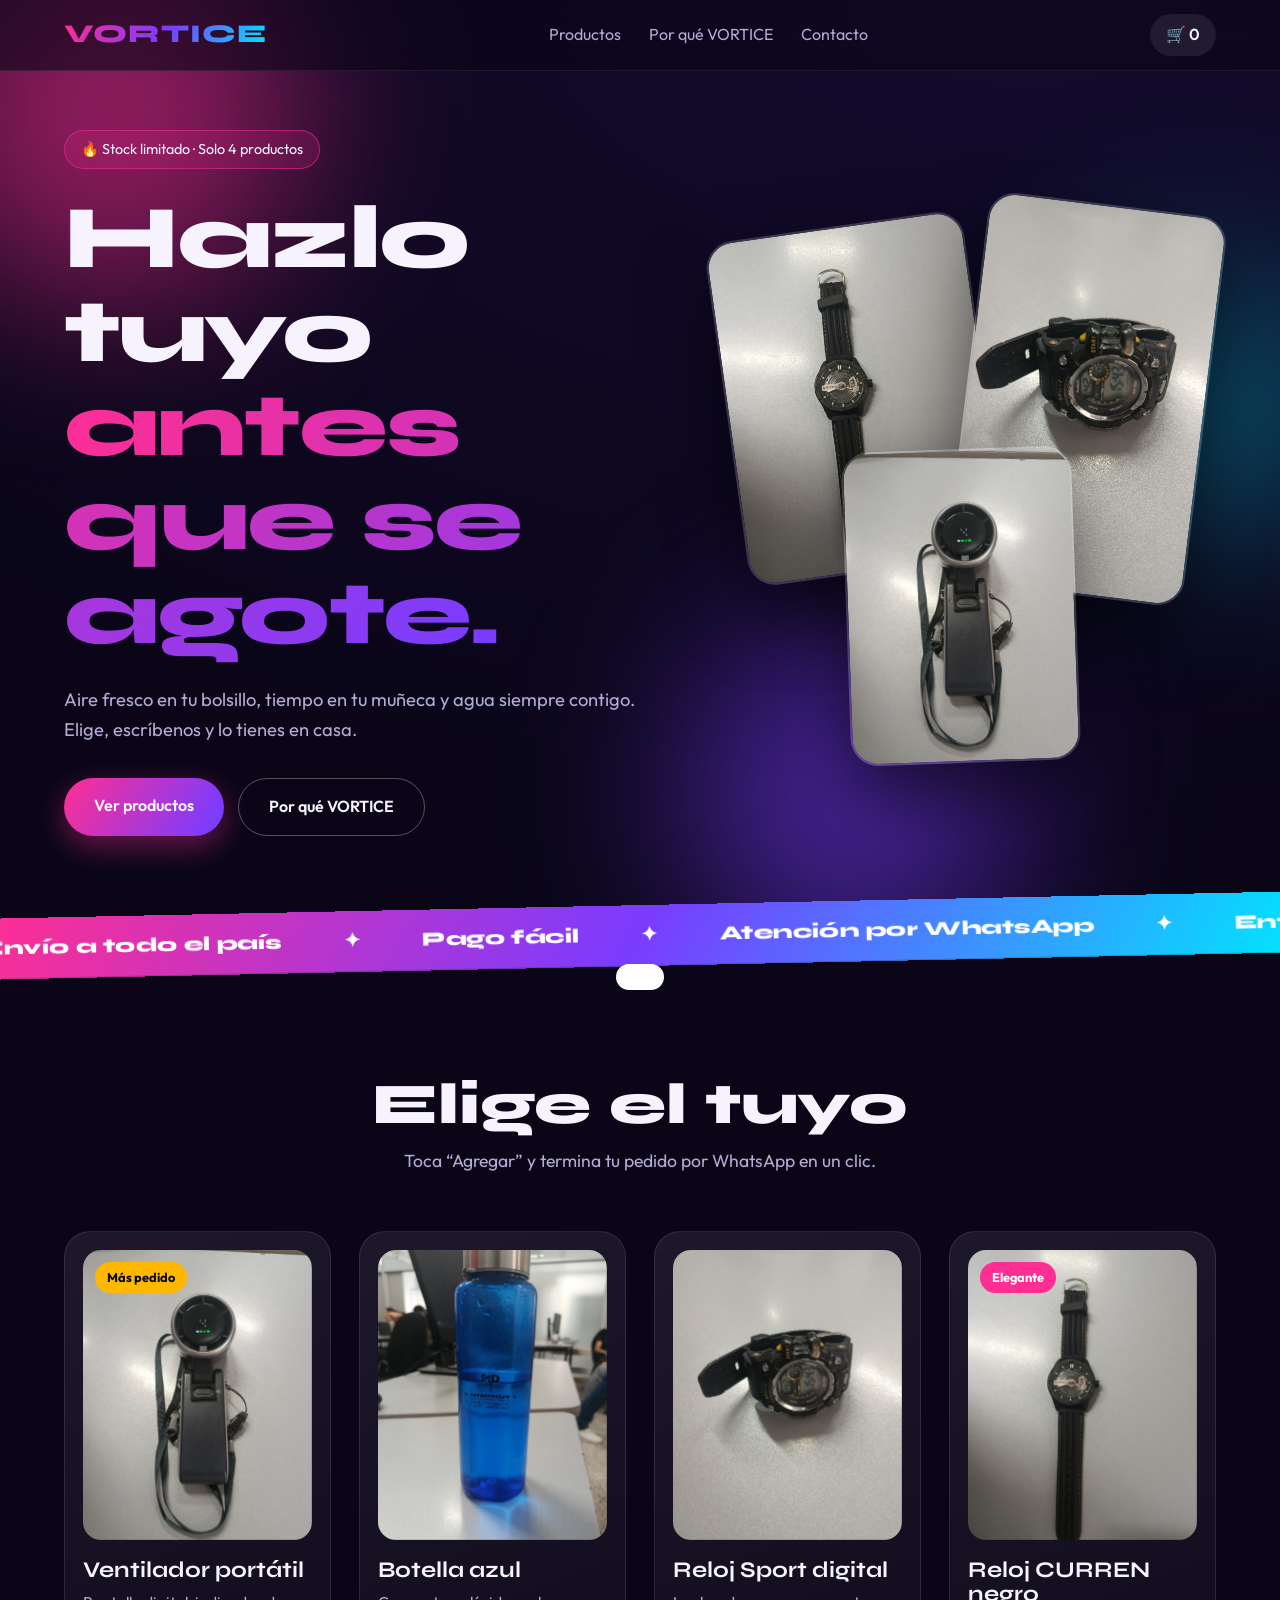
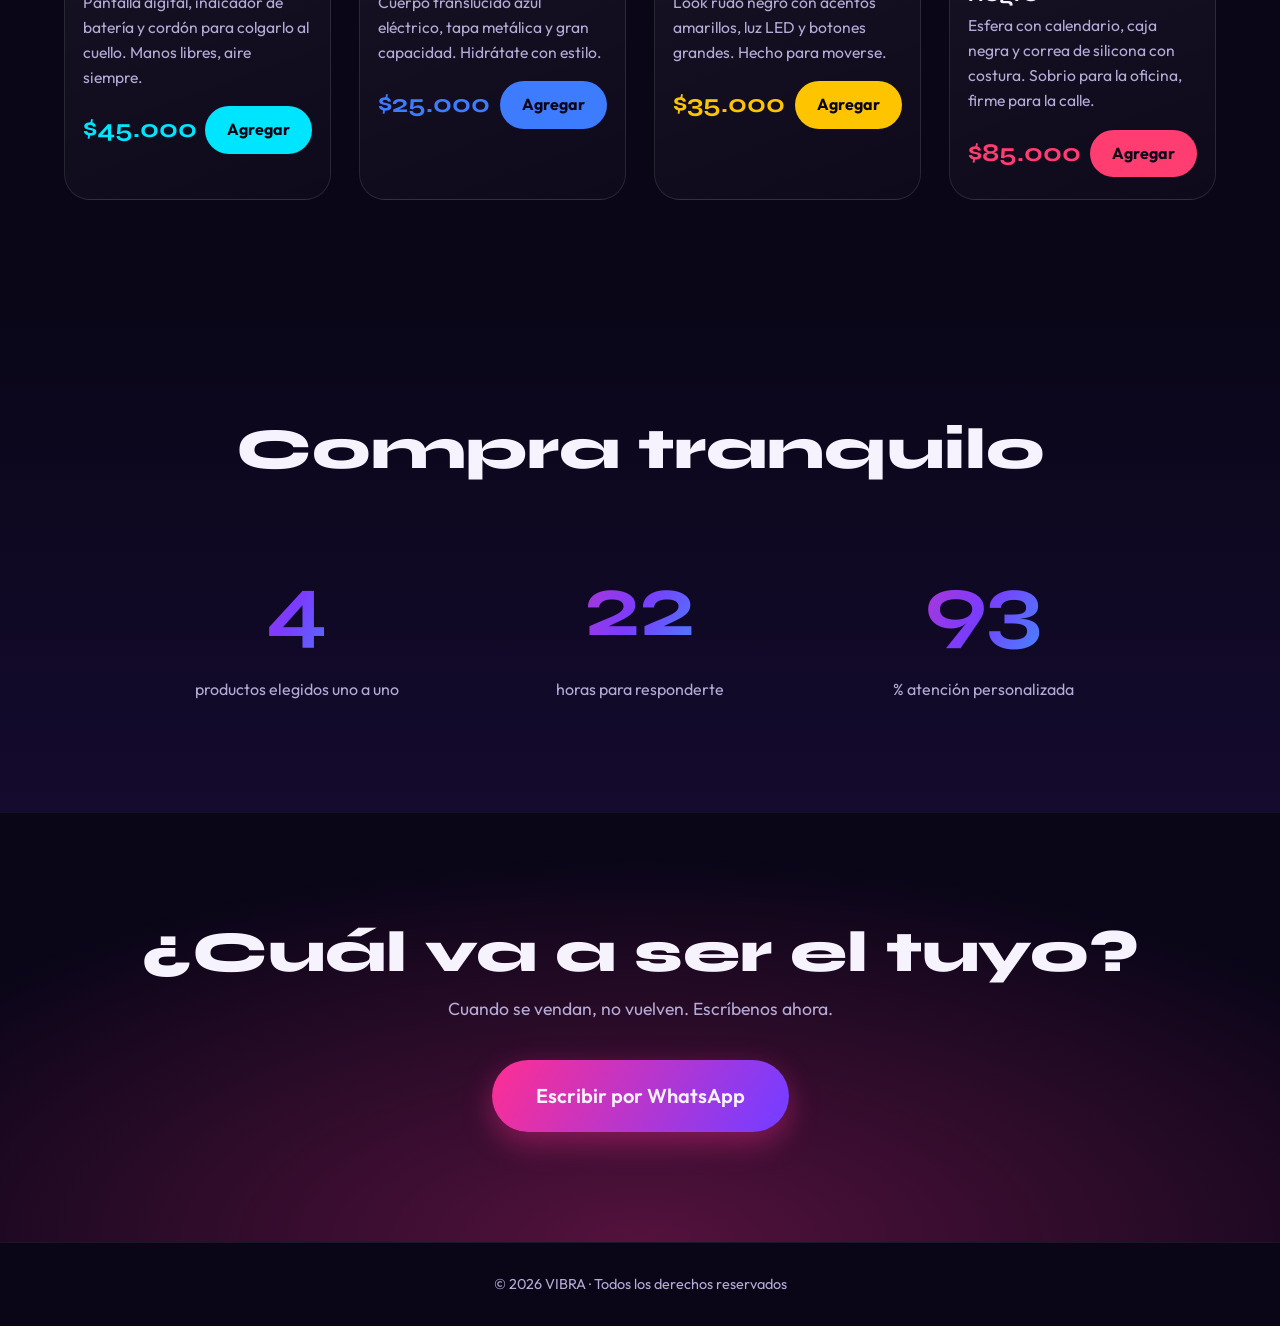
<file: files/index.html>
<!DOCTYPE html>
<html lang="es">
<head>
<meta charset="UTF-8">
<meta name="viewport" content="width=device-width, initial-scale=1">
<title>VORTICE · Cuatro objetos que vas a querer usar todos los días</title>
<meta name="description" content="Ventilador portátil, dos relojes y una botella azul. Pide por WhatsApp y recibe en tu casa.">
<link rel="preconnect" href="https://fonts.googleapis.com">
<link rel="preconnect" href="https://fonts.gstatic.com" crossorigin>
<link href="https://fonts.googleapis.com/css2?family=Syne:wght@600;800&family=Outfit:wght@300;400;600&display=swap" rel="stylesheet">
<link rel="stylesheet" href="styles.css">
</head>
<body>
<div class="glow" id="glow"></div>

<header class="nav">
  <a href="#inicio" class="logo">VORTICE</a>
  <nav>
    <a href="#productos">Productos</a>
    <a href="#por-que">Por qué VORTICE</a>
    <a href="#contacto">Contacto</a>
  </nav>
  <button class="cart-btn" id="cartBtn" aria-label="Abrir carrito">🛒 <span id="cartCount">0</span></button>
</header>

<section class="hero" id="inicio">
  <div class="blob b1"></div><div class="blob b2"></div><div class="blob b3"></div>
  <div class="hero-text">
    <p class="pill">🔥 Stock limitado · Solo 4 productos</p>
    <h1>Hazlo tuyo<br><span class="grad">antes que se agote.</span></h1>
    <p class="sub">Aire fresco en tu bolsillo, tiempo en tu muñeca y agua siempre contigo. Elige, escríbenos y lo tienes en casa.</p>
    <div class="cta-row">
      <a href="#productos" class="btn primary">Ver productos</a>
      <a href="#por-que" class="btn ghost">Por qué VORTICE</a>
    </div>
  </div>
  <div class="hero-stack" aria-hidden="true">
    <img src="img/Reloj elegante.jpeg" alt="" class="hs h1i">
    <img src="img/Deportivo.jpeg" alt="" class="hs h2i">
    <img src="img/Ventilador.jpeg" alt="" class="hs h3i">
  </div>
</section>

<div class="marquee" aria-hidden="true">
  <div class="track">
    <span>Envío a todo el país</span><span>Pago fácil</span><span>Atención por WhatsApp</span><span>Entrega rápida</span><span>Envío a todo el país</span><span>Pago fácil</span><span>Atención por WhatsApp</span><span>Entrega rápida</span>
  </div>
</div>

<section class="products" id="productos">
  <h2 class="title reveal">Elige el tuyo</h2>
  <p class="lead reveal">Toca “Agregar” y termina tu pedido por WhatsApp en un clic.</p>
  <div class="grid">

    <article class="card reveal" data-id="ventilador" data-name="Ventilador portátil con cordón" data-price="45000" style="--c:#00e5ff">
      <span class="tag">Más pedido</span>
      <div class="img-wrap"><img src="img/Ventilador.jpeg" alt="Ventilador portátil con pantalla digital y cordón" loading="lazy"></div>
      <h3>Ventilador portátil</h3>
      <p>Pantalla digital, indicador de batería y cordón para colgarlo al cuello. Manos libres, aire siempre.</p>
      <div class="foot"><strong>$45.000</strong><button class="add">Agregar</button></div>
    </article>

    <article class="card reveal" data-id="botella" data-name="Botella azul con tapa metálica" data-price="25000" style="--c:#3d7bff">
      <div class="img-wrap"><img src="img/Termo.jpeg" alt="Botella azul translúcida con tapa metálica" loading="lazy"></div>
      <h3>Botella azul</h3>
      <p>Cuerpo translúcido azul eléctrico, tapa metálica y gran capacidad. Hidrátate con estilo.</p>
      <div class="foot"><strong>$25.000</strong><button class="add">Agregar</button></div>
    </article>

    <article class="card reveal" data-id="sport" data-name="Reloj deportivo digital MX-501" data-price="35000" style="--c:#ffc400">
      <div class="img-wrap"><img src="img/Deportivo.jpeg" alt="Reloj deportivo digital negro con detalles amarillos" loading="lazy"></div>
      <h3>Reloj Sport digital</h3>
      <p>Look rudo negro con acentos amarillos, luz LED y botones grandes. Hecho para moverse.</p>
      <div class="foot"><strong>$35.000</strong><button class="add">Agregar</button></div>
    </article>

    <article class="card reveal" data-id="curren" data-name="Reloj CURREN negro con correa de silicona" data-price="85000" style="--c:#ff3d71">
      <span class="tag hot">Elegante</span>
      <div class="img-wrap"><img src="img/Reloj elegante.jpeg" alt="Reloj CURREN negro con calendario y correa de silicona" loading="lazy"></div>
      <h3>Reloj CURREN negro</h3>
      <p>Esfera con calendario, caja negra y correa de silicona con costura. Sobrio para la oficina, firme para la calle.</p>
      <div class="foot"><strong>$85.000</strong><button class="add">Agregar</button></div>
    </article>

  </div>
</section>

<section class="why" id="por-que">
  <h2 class="title reveal">Compra tranquilo</h2>
  <div class="why-grid">
    <div class="why-item reveal"><b class="count" data-to="4">0</b><p>productos elegidos uno a uno</p></div>
    <div class="why-item reveal"><b class="count" data-to="24">0</b><p>horas para responderte</p></div>
    <div class="why-item reveal"><b class="count" data-to="100">0</b><p>% atención personalizada</p></div>
  </div>
</section>

<section class="final" id="contacto">
  <h2 class="title reveal">¿Cuál va a ser el tuyo?</h2>
  <p class="lead reveal">Cuando se vendan, no vuelven. Escríbenos ahora.</p>
  <a class="btn primary big" id="waMain" target="_blank" rel="noopener">Escribir por WhatsApp</a>
</section>

<footer>© <span id="year"></span> VIBRA · Todos los derechos reservados</footer>

<aside class="drawer" id="drawer" aria-hidden="true">
  <div class="d-head"><h3>Tu pedido</h3><button id="closeCart" aria-label="Cerrar">✕</button></div>
  <ul id="cartList"></ul>
  <div class="d-foot">
    <div class="total">Total <strong id="cartTotal">$0</strong></div>
    <button class="btn primary full" id="checkout">Pedir por WhatsApp</button>
  </div>
</aside>
<div class="overlay" id="overlay"></div>
<div class="toast" id="toast"></div>

<script src="script.js"></script>
</body>
</html>
</file>
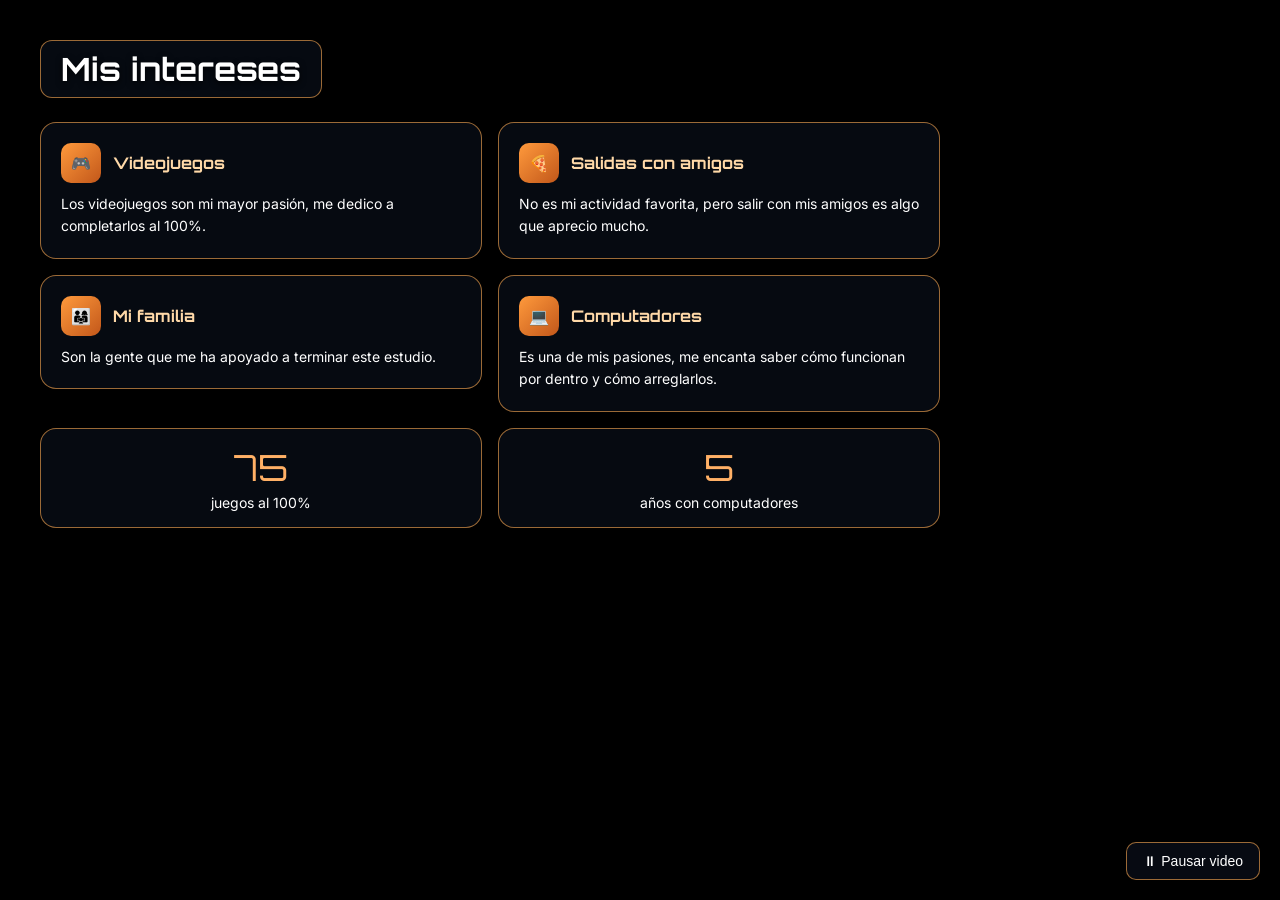
<file: Proyecto yusef/Fronted/index.html>
<!DOCTYPE html>
<html lang="es">
<head>
    <meta charset="UTF-8">
    <meta name="viewport" content="width=device-width, initial-scale=1.0">
    <link href="https://fonts.googleapis.com/css2?family=Orbitron:wght@600&family=Inter:wght@400;500&display=swap" rel="stylesheet">
    <link rel="stylesheet" href="style.css">
    <title>Mis intereses</title>
</head>
<body>

    <video src="Assets/2026-10-15 21-24-39 (online-video-cutter.com).mp4" class="video-fondo" autoplay muted loop playsinline></video>
    <div class="capa"></div>

    <h1>Mis intereses</h1>

    <div class="contenedor">

        <div class="tarjeta">
            <div class="encabezado">
                <span class="icono">🎮</span>
                <h3>Videojuegos</h3>
            </div>
            <p>Los videojuegos son mi mayor pasión, me dedico a completarlos al 100%.</p>
            <img src="Assets/Screenshot 2026-10-15 095322.png" alt="Videojuegos" class="imagen-hover" loading="lazy">
        </div>

        <div class="tarjeta">
            <div class="encabezado">
                <span class="icono">🍕</span>
                <h3>Salidas con amigos</h3>
            </div>
            <p>No es mi actividad favorita, pero salir con mis amigos es algo que aprecio mucho.</p>
            <img src="Assets/IMG-20240918-WA0017.jpg" alt="Salidas con amigos" class="imagen-hover" loading="lazy">
        </div>

        <div class="tarjeta">
            <div class="encabezado">
                <span class="icono">👨‍👩‍👧</span>
                <h3>Mi familia</h3>
            </div>
            <p>Son la gente que me ha apoyado a terminar este estudio.</p>
            <img src="Assets/20260517_094422.jpg" alt="Mi familia" class="imagen-hover" loading="lazy">
        </div>

        <div class="tarjeta">
            <div class="encabezado">
                <span class="icono">💻</span>
                <h3>Computadores</h3>
            </div>
            <p>Es una de mis pasiones, me encanta saber cómo funcionan por dentro y cómo arreglarlos.</p>
            <img src="Assets/images.jpg" alt="Computadores" class="imagen-hover" loading="lazy">
        </div>

    </div>

    <div class="stats">
        <div class="stat">
            <span class="numero" data-meta="75">0</span>
            <p>juegos al 100%</p>
        </div>
        <div class="stat">
            <span class="numero" data-meta="5">0</span>
            <p>años con computadores</p>
        </div>
    </div>

    <button id="btn-video">⏸ Pausar video</button>

    <script src="app.js"></script>
</body>
</html>
</file>
<file: files/styles.css>
:root{
  --bg:#0a0618;--bg2:#140b2e;--ink:#f6f3ff;--mute:#b4abd6;
  --magenta:#ff2e93;--violet:#7a3cff;--cyan:#00e5ff;--sun:#ffb800;
  --grad:linear-gradient(120deg,var(--magenta),var(--violet) 50%,var(--cyan));
  color-scheme:dark;
}
*{box-sizing:border-box;margin:0;padding:0}
html{scroll-behavior:smooth}
body{font-family:'Outfit',system-ui,sans-serif;background:var(--bg);color:var(--ink);line-height:1.6;overflow-x:hidden}
img{max-width:100%;display:block}
a{color:inherit;text-decoration:none}
button{font:inherit;cursor:pointer;border:0;color:inherit}
:focus-visible{outline:3px solid var(--cyan);outline-offset:3px}

h1,h2,h3,.logo{font-family:'Syne',sans-serif;line-height:1.05}
.grad{background:var(--grad);-webkit-background-clip:text;background-clip:text;color:transparent;background-size:200% 100%;animation:shift 6s linear infinite}
@keyframes shift{to{background-position:200% 0}}

.glow{position:fixed;width:420px;height:420px;border-radius:50%;pointer-events:none;z-index:0;
  background:radial-gradient(circle,rgba(122,60,255,.28),transparent 65%);transform:translate(-50%,-50%);left:50%;top:30%}

/* NAV */
.nav{position:fixed;inset:0 0 auto 0;z-index:50;display:flex;align-items:center;justify-content:space-between;
  padding:14px 5vw;background:rgba(10,6,24,.6);backdrop-filter:blur(14px);border-bottom:1px solid rgba(255,255,255,.07)}
.logo{font-size:1.6rem;font-weight:800;letter-spacing:.04em;background:var(--grad);-webkit-background-clip:text;background-clip:text;color:transparent}
.nav nav{display:flex;gap:28px}
.nav nav a{color:var(--mute);transition:color .2s}
.nav nav a:hover{color:var(--ink)}
.cart-btn{background:rgba(255,255,255,.08);padding:8px 16px;border-radius:99px;font-weight:600}
.cart-btn.bump{animation:bump .4s}
@keyframes bump{50%{transform:scale(1.25)}}

/* HERO */
.hero{position:relative;min-height:100vh;display:grid;grid-template-columns:1.1fr .9fr;align-items:center;gap:40px;
  padding:130px 5vw 70px;overflow:hidden;background:radial-gradient(120% 90% at 80% 0,var(--bg2),var(--bg))}
.blob{position:absolute;border-radius:50%;filter:blur(90px);opacity:.55;animation:float 12s ease-in-out infinite}
.b1{width:380px;height:380px;background:var(--magenta);top:-80px;left:-80px}
.b2{width:340px;height:340px;background:var(--violet);bottom:-60px;right:20%;animation-delay:-4s}
.b3{width:260px;height:260px;background:var(--cyan);top:30%;right:-60px;animation-delay:-8s;opacity:.35}
@keyframes float{50%{transform:translate(30px,-40px) scale(1.1)}}
.hero-text{position:relative;z-index:2}
.pill{display:inline-block;padding:7px 16px;border-radius:99px;background:rgba(255,46,147,.15);border:1px solid rgba(255,46,147,.5);font-size:.9rem;margin-bottom:22px}
.hero h1{font-size:clamp(2.6rem,7vw,5.6rem);font-weight:800;letter-spacing:-.02em}
.sub{max-width:52ch;color:var(--mute);font-size:1.15rem;margin:24px 0 34px}
.cta-row{display:flex;gap:14px;flex-wrap:wrap}
.btn{display:inline-block;padding:15px 30px;border-radius:99px;font-weight:600;transition:transform .25s,box-shadow .25s}
.btn.primary{background:var(--grad);background-size:200% 100%;box-shadow:0 10px 30px rgba(255,46,147,.4)}
.btn.primary:hover{transform:translateY(-3px) scale(1.03);box-shadow:0 16px 40px rgba(122,60,255,.6);animation:shift 2s linear infinite}
.btn.ghost{border:1.5px solid rgba(255,255,255,.3)}
.btn.ghost:hover{background:rgba(255,255,255,.1)}
.btn.big{font-size:1.25rem;padding:20px 44px;animation:pulse 2s infinite}
.btn.full{width:100%;text-align:center}
@keyframes pulse{0%{box-shadow:0 0 0 0 rgba(255,46,147,.6)}100%{box-shadow:0 0 0 32px rgba(255,46,147,0)}}

.hero-stack{position:relative;z-index:2;height:min(70vh,560px)}
.hs{position:absolute;object-fit:cover;border-radius:28px;border:2px solid rgba(255,255,255,.18);box-shadow:0 30px 70px rgba(0,0,0,.55)}
.h1i{width:52%;height:62%;left:2%;top:4%;transform:rotate(-8deg);animation:bob 6s ease-in-out infinite}
.h2i{width:48%;height:70%;right:2%;top:0;transform:rotate(7deg);animation:bob 7s ease-in-out -2s infinite}
.h3i{width:46%;height:56%;left:26%;bottom:0;transform:rotate(-2deg);animation:bob 8s ease-in-out -4s infinite;z-index:3}
@keyframes bob{50%{translate:0 -16px}}

/* MARQUEE */
.marquee{background:var(--grad);overflow:hidden;padding:14px 0;transform:rotate(-1.2deg) scale(1.03);position:relative;z-index:3}
.track{display:flex;gap:60px;width:max-content;animation:scroll 22s linear infinite;font-family:'Syne',sans-serif;font-weight:800;font-size:1.2rem;color:#fff}
.track span::after{content:"✦";margin-left:60px}
@keyframes scroll{to{transform:translateX(-50%)}}

/* PRODUCTS */
.products,.why,.final{position:relative;z-index:1;padding:110px 5vw}
.title{font-size:clamp(2rem,5vw,3.6rem);font-weight:800;text-align:center}
.lead{text-align:center;color:var(--mute);margin:12px auto 56px;max-width:50ch;font-size:1.1rem}
.grid{display:grid;grid-template-columns:repeat(auto-fit,minmax(250px,1fr));gap:28px;max-width:1250px;margin:0 auto}
.card{--c:var(--violet);position:relative;padding:18px 18px 22px;border-radius:26px;background:linear-gradient(160deg,rgba(255,255,255,.08),rgba(255,255,255,.02));
  border:1px solid rgba(255,255,255,.1);transform-style:preserve-3d;transition:transform .15s ease-out,border-color .3s,box-shadow .3s}
.card:hover{border-color:var(--c);box-shadow:0 20px 60px -10px var(--c)}
.img-wrap{height:290px;border-radius:18px;overflow:hidden;margin-bottom:18px;background:#000}
.img-wrap img{width:100%;height:100%;object-fit:cover;transition:transform .6s}
.card:hover .img-wrap img{transform:scale(1.1)}
.card h3{font-size:1.4rem;margin-bottom:8px}
.card p{color:var(--mute);font-size:.98rem;min-height:72px}
.foot{display:flex;align-items:center;justify-content:space-between;margin-top:16px}
.foot strong{font-size:1.6rem;font-family:'Syne',sans-serif;color:var(--c)}
.add{background:var(--c);color:#0a0618;font-weight:700;padding:11px 22px;border-radius:99px;transition:transform .2s}
.add:hover{transform:scale(1.08)}
.add:active{transform:scale(.94)}
.tag{position:absolute;z-index:2;top:30px;left:30px;background:var(--sun);color:#0a0618;font-weight:700;font-size:.8rem;padding:5px 12px;border-radius:99px}
.tag.hot{background:var(--magenta);color:#fff}

/* WHY */
.why{background:linear-gradient(180deg,var(--bg),var(--bg2))}
.why-grid{display:grid;grid-template-columns:repeat(auto-fit,minmax(220px,1fr));gap:30px;max-width:1000px;margin:56px auto 0;text-align:center}
.why-item b{display:block;font-family:'Syne',sans-serif;font-size:clamp(3.4rem,8vw,5.5rem);background:var(--grad);-webkit-background-clip:text;background-clip:text;color:transparent}
.why-item p{color:var(--mute)}

.final{text-align:center;background:radial-gradient(70% 90% at 50% 100%,rgba(255,46,147,.3),transparent)}
.final .lead{margin-bottom:36px}
footer{text-align:center;padding:30px;color:var(--mute);font-size:.9rem;border-top:1px solid rgba(255,255,255,.07);position:relative;z-index:1}

/* CART */
.overlay{position:fixed;inset:0;background:rgba(0,0,0,.6);opacity:0;pointer-events:none;transition:opacity .3s;z-index:90}
.overlay.on{opacity:1;pointer-events:auto}
.drawer{position:fixed;top:0;right:0;height:100%;width:min(400px,100%);background:#140b2e;z-index:100;transform:translateX(100%);transition:transform .4s cubic-bezier(.2,.8,.2,1);
  display:flex;flex-direction:column;padding:24px;border-left:1px solid rgba(255,255,255,.12)}
.drawer.on{transform:none}
.d-head{display:flex;justify-content:space-between;align-items:center;margin-bottom:18px}
.d-head button{background:none;font-size:1.3rem}
#cartList{list-style:none;flex:1;overflow:auto}
#cartList li{display:flex;justify-content:space-between;align-items:center;gap:10px;padding:14px 0;border-bottom:1px solid rgba(255,255,255,.1)}
#cartList .q{display:flex;align-items:center;gap:8px}
#cartList .q button{width:28px;height:28px;border-radius:50%;background:rgba(255,255,255,.12)}
.empty{color:var(--mute);text-align:center;padding:40px 0}
.total{display:flex;justify-content:space-between;font-size:1.3rem;margin-bottom:16px}
.toast{position:fixed;left:50%;bottom:30px;transform:translate(-50%,120px);background:#fff;color:#0a0618;font-weight:600;padding:13px 24px;border-radius:99px;z-index:120;transition:transform .35s}
.toast.on{transform:translate(-50%,0)}

/* REVEAL */
.reveal{opacity:0;translate:0 40px;transition:opacity .8s,translate .8s}
.reveal.in{opacity:1;translate:0 0}

@media(max-width:860px){
  .hero{grid-template-columns:1fr;padding-top:110px}
  .hero-stack{height:380px}
  .nav nav{display:none}
}
@media(prefers-reduced-motion:reduce){
  *,*::before,*::after{animation:none!important;transition:none!important}
  .reveal{opacity:1;translate:0 0}
}
</file>
<file: Proyecto yusef/Fronted/style.css>
body {
  font-family: 'Inter', sans-serif;
  color: white;
  background-color: black;
  margin: 0;
  padding: 40px;
}

h1 {
  font-family: 'Orbitron', sans-serif;
  display: inline-block;
  margin: 0 0 24px 0;
  padding: 8px 20px;
  background: rgba(8, 12, 20, 0.85);
  border: 1px solid rgba(255, 170, 80, 0.6);
  border-radius: 12px;
  text-shadow: 0 2px 6px rgba(0, 0, 0, 0.8);
}

/* Video de fondo */
.video-fondo {
  position: fixed;
  top: 0;
  left: 0;
  width: 100%;
  height: 100%;
  object-fit: cover;
  z-index: -2;
}

.capa {
  position: fixed;
  top: 0;
  left: 0;
  width: 100%;
  height: 100%;
  background: rgba(0, 0, 0, 0.05);
  z-index: -1;
}

.contenedor {
  display: grid;
  grid-template-columns: 1fr 1fr;
  gap: 16px;
  align-items: start;
  max-width: 900px;
}

/* Cajas oscuras con borde ámbar */
.tarjeta {
  background: rgba(8, 12, 20, 0.85);
  border: 1px solid rgba(255, 170, 80, 0.6);
  border-radius: 16px;
  padding: 20px;
  transition: border-color 0.3s;
  animation: aparecer 0.6s ease both;
}

.tarjeta:nth-child(2) { animation-delay: 0.15s; }
.tarjeta:nth-child(3) { animation-delay: 0.30s; }
.tarjeta:nth-child(4) { animation-delay: 0.45s; }

.tarjeta:hover {
  border-color: #ffb066;
}

@keyframes aparecer {
  from {
    opacity: 0;
    transform: translateY(20px);
  }
  to {
    opacity: 1;
    transform: translateY(0);
  }
}

.encabezado {
  display: flex;
  align-items: center;
  gap: 12px;
  margin-bottom: 10px;
}

.icono {
  background: linear-gradient(135deg, #ff9a3c, #c2571a);
  border-radius: 10px;
  padding: 10px;
}

.tarjeta h3 {
  font-family: 'Orbitron', sans-serif;
  font-size: 16px;
  margin: 0;
  color: #ffd9a8;
}

.tarjeta p {
  color: #ffffff;
  font-size: 14px;
  line-height: 1.6;
  margin: 0;
}

/* Imagen que se despliega completa */
.imagen-hover {
  display: block;
  width: 100%;
  height: auto;
  max-height: 0;
  object-fit: contain;
  border-radius: 10px;
  opacity: 0;
  margin-top: 0;
  will-change: max-height, opacity;
  transition: max-height 0.5s, opacity 0.4s, margin-top 0.4s;
}

.tarjeta:hover .imagen-hover {
  max-height: 500px;
  opacity: 1;
  margin-top: 12px;
}

/* Contadores */
.stats {
  display: flex;
  gap: 16px;
  margin-top: 16px;
  max-width: 900px;
}

.stat {
  flex: 1;
  background: rgba(8, 12, 20, 0.85);
  border: 1px solid rgba(255, 170, 80, 0.6);
  border-radius: 16px;
  padding: 16px 28px;
  text-align: center;
  animation: aparecer 0.6s ease 0.6s both;
}

.numero {
  font-family: 'Orbitron', sans-serif;
  font-size: 36px;
  color: #ffb066;
}

.stat p {
  margin: 4px 0 0;
  font-size: 14px;
}

/* Botón pausar/reproducir */
#btn-video {
  position: fixed;
  bottom: 20px;
  right: 20px;
  background: rgba(8, 12, 20, 0.9);
  color: white;
  font-size: 14px;
  border: 1px solid rgba(255, 170, 80, 0.6);
  border-radius: 10px;
  padding: 10px 16px;
  cursor: pointer;
}

#btn-video:hover {
  background: #c2571a;
}

@media (max-width: 800px) {
  .contenedor {
    grid-template-columns: 1fr;
  }

  .stats {
    flex-direction: column;
  }
}

/* Accesibilidad: sin animaciones si el usuario lo prefiere */
@media (prefers-reduced-motion: reduce) {
  .tarjeta,
  .stat {
    animation: none;
  }
}
</file>
